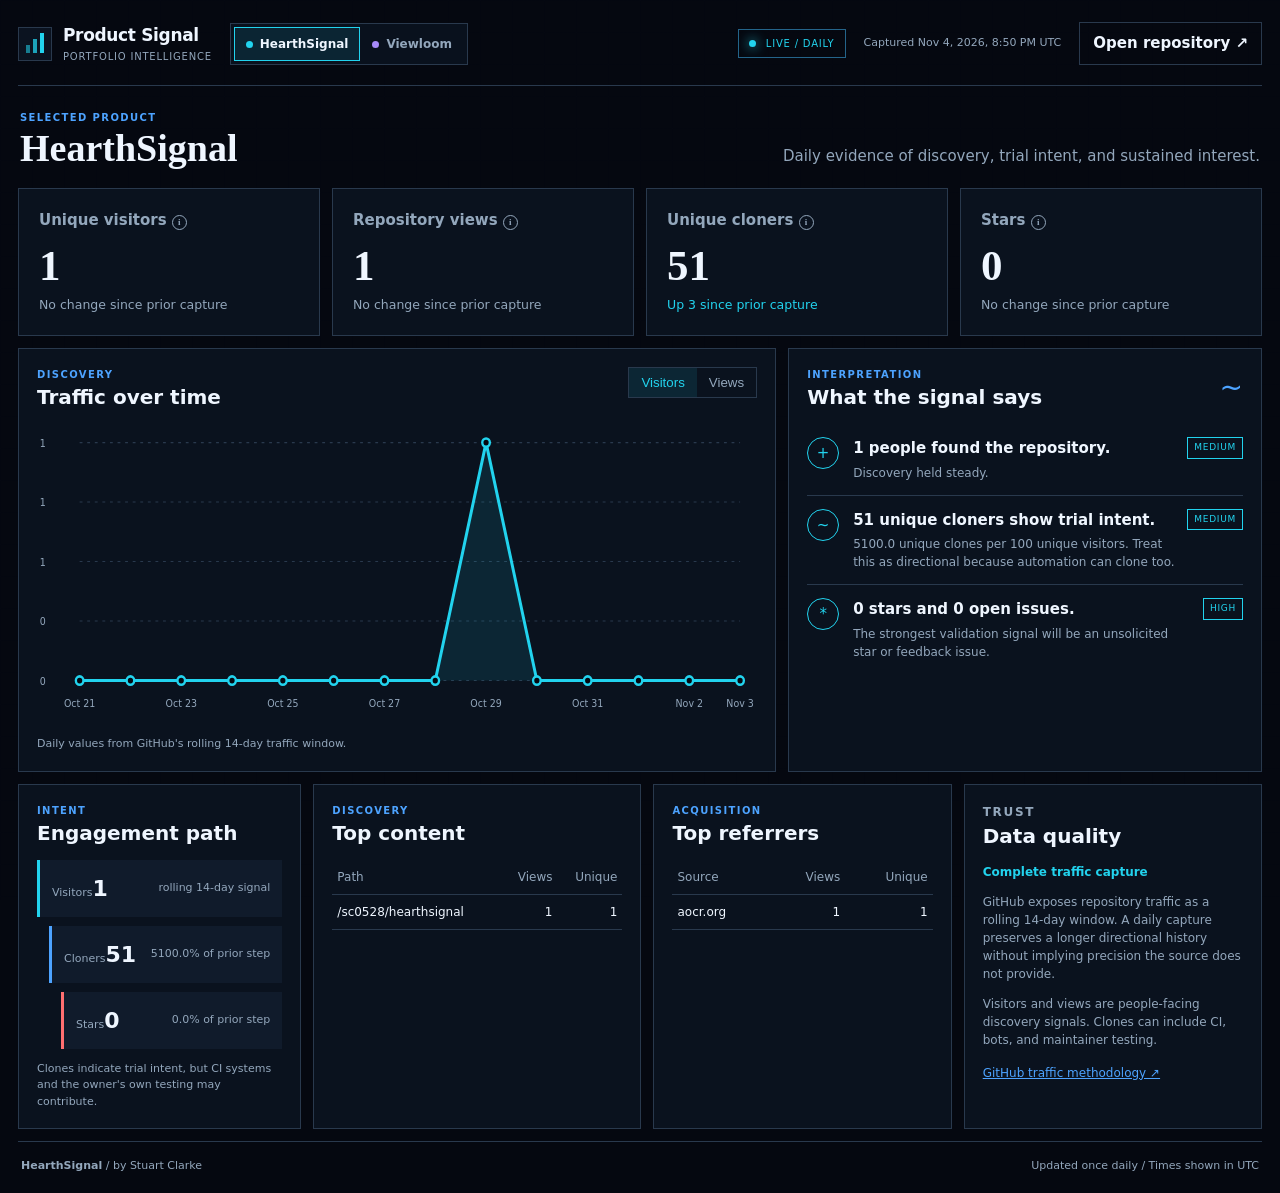
<file: analytics-dashboard/index.html>
<!doctype html>
<html lang="en">
<head>
  <meta charset="utf-8">
  <meta name="viewport" content="width=device-width, initial-scale=1">
  <meta name="description" content="Daily product-interest signals for HearthSignal and Viewloom.">
  <title>Product Signal Portfolio</title>
  <link rel="stylesheet" href="styles.css">
</head>
<body data-product="hearthsignal">
  <div class="shell">
    <header class="topbar">
      <a class="portfolio-brand" href="../" aria-label="HearthSignal home">
        <span class="portfolio-mark" aria-hidden="true"><i></i><i></i><i></i></span>
        <span><strong>Product Signal</strong><small>Portfolio intelligence</small></span>
      </a>
      <nav class="product-switch" aria-label="Select product">
        <button class="active" data-product-select="hearthsignal" aria-pressed="true">
          <span class="product-dot hearthsignal-dot"></span>HearthSignal
        </button>
        <button data-product-select="viewloom" aria-pressed="false">
          <span class="product-dot viewloom-dot"></span>Viewloom
        </button>
      </nav>
      <div class="status"><i></i> LIVE / DAILY</div>
      <p class="updated" id="updated">Loading latest capture...</p>
      <a class="repo-link" id="repo-link" href="https://github.com/sc0528/hearthsignal">Open repository &#8599;</a>
    </header>

    <section class="product-context" aria-live="polite">
      <div>
        <p class="eyebrow">SELECTED PRODUCT</p>
        <h1 id="product-name">HearthSignal</h1>
      </div>
      <p id="product-summary">Daily evidence of discovery, trial intent, and sustained interest.</p>
    </section>

    <main>
      <section class="metrics" aria-label="Current metrics">
        <article><span>Unique visitors <b title="GitHub repository visitors in its rolling window">i</b></span><strong id="visitors">&mdash;</strong><small id="visitors-delta">Awaiting data</small></article>
        <article><span>Repository views <b title="All repository page views in GitHub's rolling window">i</b></span><strong id="views">&mdash;</strong><small id="views-delta">Awaiting data</small></article>
        <article><span>Unique cloners <b title="Unique users or systems that cloned the repository">i</b></span><strong id="cloners">&mdash;</strong><small id="cloners-delta">Awaiting data</small></article>
        <article><span>Stars <b title="Current GitHub stars">i</b></span><strong id="stars">&mdash;</strong><small id="stars-delta">Awaiting data</small></article>
      </section>

      <section class="primary-grid">
        <article class="panel chart-panel">
          <div class="panel-heading">
            <div><p class="eyebrow">DISCOVERY</p><h2>Traffic over time</h2></div>
            <div class="segmented" aria-label="Chart metric">
              <button class="active" data-series="uniques">Visitors</button>
              <button data-series="count">Views</button>
            </div>
          </div>
          <div id="chart" class="chart" role="img" aria-label="Daily repository traffic chart"></div>
          <p class="caption">Daily values from GitHub's rolling 14-day traffic window.</p>
        </article>

        <article class="panel insight-panel">
          <div class="panel-heading"><div><p class="eyebrow">INTERPRETATION</p><h2>What the signal says</h2></div><span class="pulse" aria-hidden="true">~</span></div>
          <div id="insights" class="insights"></div>
        </article>
      </section>

      <section class="secondary-grid">
        <article class="panel">
          <p class="eyebrow">INTENT</p><h2>Engagement path</h2>
          <div id="funnel" class="funnel"></div>
          <p class="caption">Clones indicate trial intent, but CI systems and the owner's own testing may contribute.</p>
        </article>
        <article class="panel">
          <p class="eyebrow">DISCOVERY</p><h2>Top content</h2>
          <div class="table-wrap"><table><thead><tr><th>Path</th><th>Views</th><th>Unique</th></tr></thead><tbody id="paths"></tbody></table></div>
        </article>
        <article class="panel">
          <p class="eyebrow">ACQUISITION</p><h2>Top referrers</h2>
          <div class="table-wrap"><table><thead><tr><th>Source</th><th>Views</th><th>Unique</th></tr></thead><tbody id="referrers"></tbody></table></div>
        </article>
        <article class="panel data-quality">
          <p class="eyebrow">TRUST</p><h2>Data quality</h2>
          <div id="quality"></div>
          <a href="https://docs.github.com/en/rest/metrics/traffic">GitHub traffic methodology &#8599;</a>
        </article>
      </section>
    </main>

    <footer><span><b id="footer-product">HearthSignal</b> / by Stuart Clarke</span><span>Updated once daily / Times shown in UTC</span></footer>
  </div>
  <script src="app.js"></script>
</body>
</html>
</file>
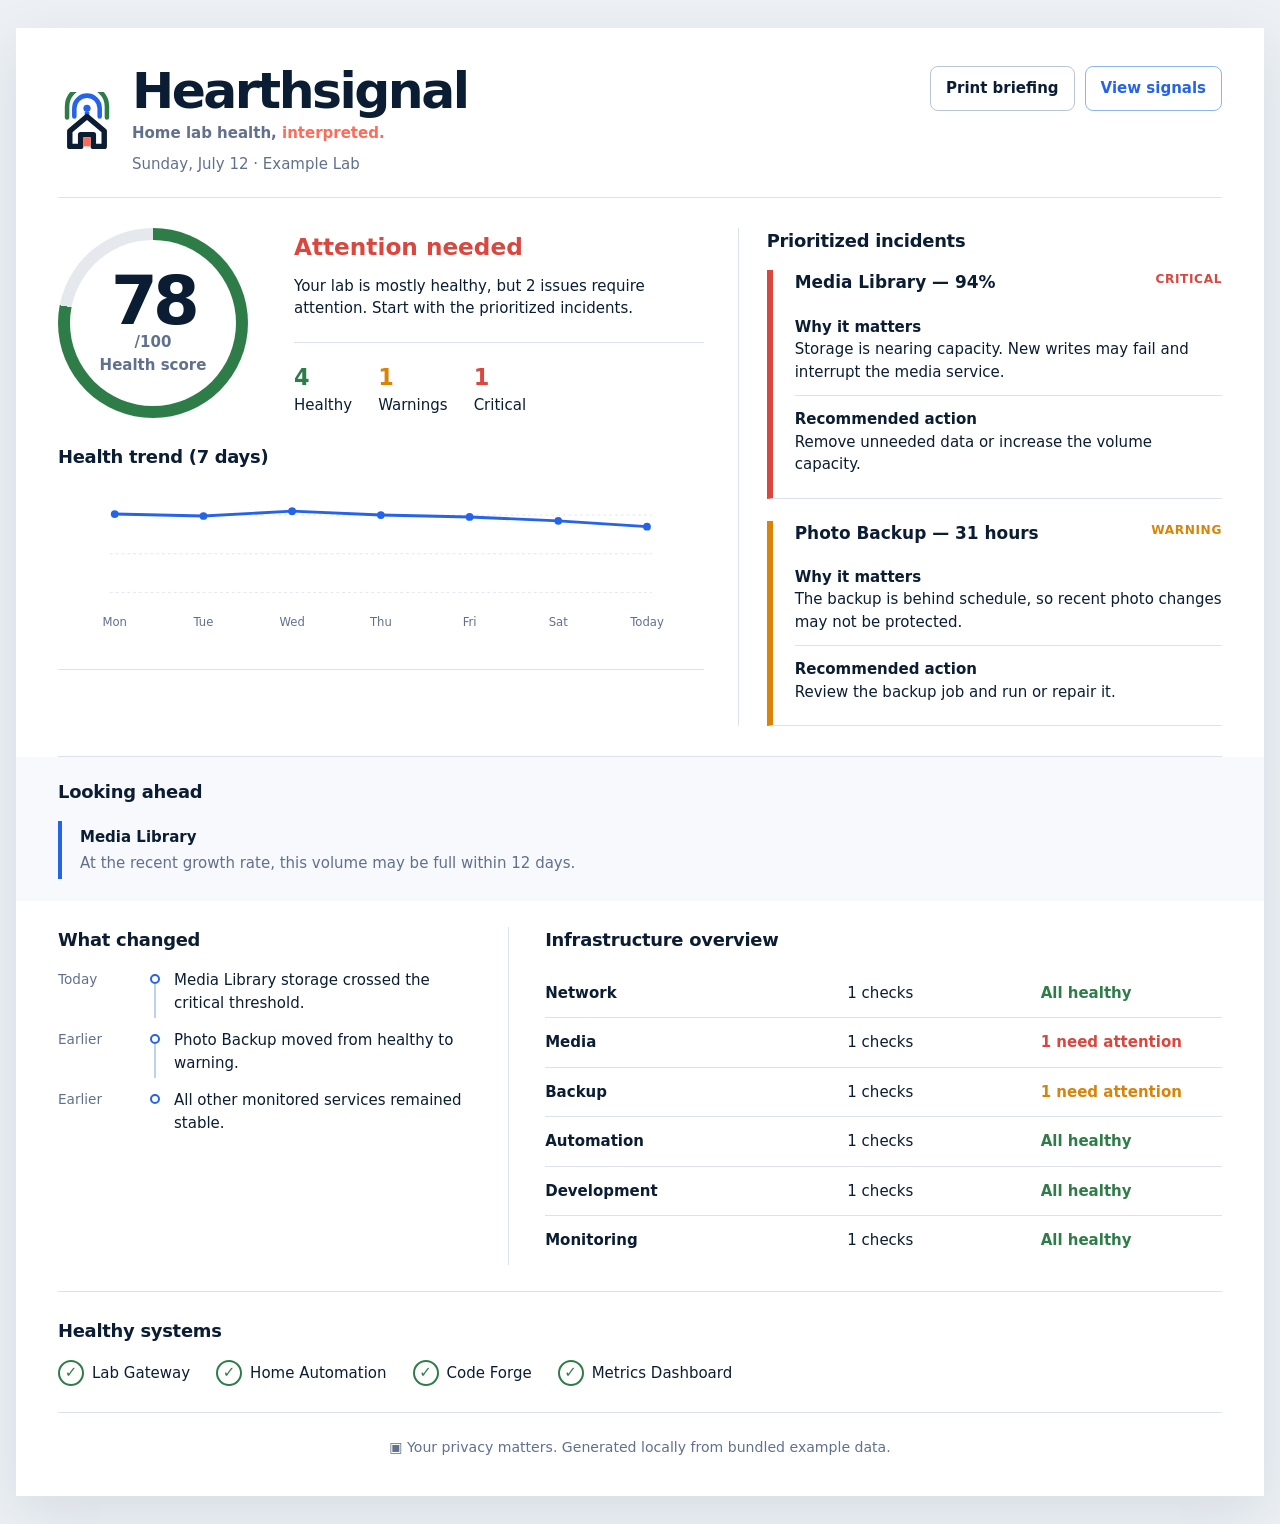
<file: reports/example-digest.html>
<!doctype html>
<html lang="en">
<head>
  <meta charset="utf-8"><meta name="viewport" content="width=device-width,initial-scale=1">
  <title>Hearthsignal</title>
  <link rel="icon" href="data:image/svg+xml,%3Csvg xmlns='http://www.w3.org/2000/svg' viewBox='0 0 64 64'%3E%3Cpath d='M13 43 32 27l19 16v17H39V47H25v13H13Z' fill='none' stroke='%230b1d33' stroke-width='6' stroke-linejoin='round'/%3E%3Cpath d='M18 27V18a14 14 0 0 1 28 0v9' fill='none' stroke='%232563eb' stroke-width='5' stroke-linecap='round'/%3E%3Ccircle cx='32' cy='18' r='4' fill='%23ff6b57'/%3E%3C/svg%3E">
  <style>
    :root{--ink:#0b1d33;--muted:#60708d;--line:#dbe2ec;--blue:#2563eb;--brand:#ff6b57;--ok:#2e7d48;--warn:#d98408;--bad:#d9473f;--soft:#f5f7fa;--white:#fff}*{box-sizing:border-box}
    body{margin:0;background:#edf1f5;color:var(--ink);font:15px/1.5 Inter,ui-sans-serif,system-ui,-apple-system,"Segoe UI",sans-serif}.report{width:min(1320px,calc(100% - 32px));margin:28px auto;background:var(--white);box-shadow:0 18px 55px rgba(24,43,77,.1);padding:38px 42px}
    h1,h2,h3,p{margin-top:0}h1{font-size:clamp(2rem,4vw,3.15rem);letter-spacing:-.05em;line-height:1;margin:0}.brand-lockup{display:flex;align-items:center;gap:16px}.brand-mark{width:58px;height:58px;flex:none}.tagline{color:var(--muted);margin:6px 0 8px;font-weight:600}.tagline em{color:var(--brand);font-style:normal}h2{font-size:1.12rem;letter-spacing:-.015em}h3{font-size:1.06rem;margin-bottom:8px}.muted{color:var(--muted)}
    header{display:flex;justify-content:space-between;gap:24px;align-items:start;border-bottom:1px solid var(--line);padding-bottom:22px}.actions{display:flex;gap:10px}.button{border:1px solid #b9c5d6;background:white;color:var(--ink);padding:10px 15px;border-radius:8px;font:inherit;font-weight:650;cursor:pointer}.button.primary{border-color:#8db5f2;color:var(--blue)}
    .hero{display:grid;grid-template-columns:1.2fr .9fr;gap:34px;padding:30px 0;border-bottom:1px solid var(--line)}.overview{display:grid;grid-template-columns:210px 1fr;gap:26px;align-items:center}.score{--score:82;width:190px;aspect-ratio:1;border-radius:50%;display:grid;place-content:center;text-align:center;background:conic-gradient(var(--ok) calc(var(--score)*1%),#e5e9ee 0);position:relative}.score:before{content:"";position:absolute;inset:12px;border-radius:50%;background:white}.score>*{position:relative}.score strong{font-size:4.2rem;letter-spacing:-.07em;line-height:.9}.score span{font-weight:700;color:var(--muted)}.headline{font-size:1.45rem;font-weight:750;color:var(--bad);margin-bottom:10px}.statline{display:flex;gap:26px;margin-top:22px;padding-top:18px;border-top:1px solid var(--line)}.stat strong{font-size:1.4rem;display:block}.stat.ok strong{color:var(--ok)}.stat.warning strong{color:var(--warn)}.stat.critical strong{color:var(--bad)}
    .incidents{border-left:1px solid var(--line);padding-left:28px}.incident{position:relative;padding:0 0 22px 22px;margin:0 0 22px;border-left:6px solid var(--warn);border-bottom:1px solid var(--line)}.incident:last-child{margin-bottom:0}.incident.critical{border-left-color:var(--bad)}.incident-head{display:flex;justify-content:space-between;gap:12px}.severity{font-size:.76rem;text-transform:uppercase;letter-spacing:.05em;font-weight:800;color:var(--warn)}.critical .severity{color:var(--bad)}.why,.next{margin:12px 0 0}.why strong,.next strong{display:block}.next{padding-top:12px;border-top:1px solid var(--line)}
    .section{padding:26px 0;border-bottom:1px solid var(--line)}.trend svg{width:100%;height:150px;overflow:visible}.trend-grid{stroke:#e2e7ee;stroke-dasharray:3}.trend-line{fill:none;stroke:var(--blue);stroke-width:3}.trend-dot{fill:var(--blue)}.trend-label{fill:var(--muted);font-size:12px}.lower{display:grid;grid-template-columns:.8fr 1.2fr;gap:36px}.timeline{border-right:1px solid var(--line);padding-right:32px}.timeline-item{display:grid;grid-template-columns:82px 14px 1fr;gap:10px;margin:15px 0}.timeline-item i{width:10px;height:10px;border:2px solid var(--blue);border-radius:50%;margin-top:5px;position:relative}.timeline-item i:after{content:"";position:absolute;width:2px;height:34px;background:#bcd1ef;left:2px;top:8px}.timeline-item:last-child i:after{display:none}.timeline-item time{color:var(--muted);font-size:.85rem}.timeline-item p{margin:0}.category-row{display:grid;grid-template-columns:1.2fr .75fr .75fr;gap:12px;padding:13px 0;border-bottom:1px solid var(--line);align-items:center}.category-row:last-child{border:0}.status-ok{color:var(--ok);font-weight:750}.status-warning{color:var(--warn);font-weight:750}.status-critical{color:var(--bad);font-weight:750}
    .healthy-list{display:flex;gap:10px 26px;flex-wrap:wrap}.healthy-item{white-space:nowrap}.healthy-item:before{content:"✓";display:inline-grid;place-content:center;width:22px;height:22px;border:2px solid var(--ok);color:var(--ok);border-radius:50%;font-weight:900;margin-right:8px}footer{text-align:center;color:var(--muted);padding-top:24px;font-size:.88rem}
    .forecast-band{background:#f7f9fc;margin:0 -42px;padding:22px 42px}.forecast-list{display:flex;gap:18px;flex-wrap:wrap}.forecast-item{display:grid;gap:3px;border-left:4px solid var(--blue);padding:5px 18px;min-width:280px;flex:1}.forecast-item span{color:var(--muted)}
    @media(max-width:900px){.report{padding:26px}.hero,.lower{grid-template-columns:1fr}.incidents,.timeline{border-left:0;border-right:0;padding-left:0;padding-right:0}.overview{grid-template-columns:160px 1fr}.score{width:150px}.score strong{font-size:3rem}.forecast-band{margin:0 -26px;padding:22px 26px}}
    @media(max-width:600px){body{background:white}.report{width:100%;margin:0;box-shadow:none;padding:20px}header{display:block}.actions{margin-top:18px}.hero{padding-top:22px}.overview{grid-template-columns:1fr}.score{margin:auto}.statline{gap:14px;justify-content:space-between}.category-row{grid-template-columns:1fr auto}.category-row span:nth-child(2){display:none}.incident-head{display:block}.lower{gap:0}.forecast-band{margin:0 -20px;padding:22px 20px}}
    @media print{body{background:white}.report{box-shadow:none;margin:0;width:100%;padding:16px}.actions{display:none}}
  </style>
</head>
<body><main class="report">
  <header><div class="brand-lockup"><svg class="brand-mark" viewBox="0 0 64 64" role="img" aria-label="Hearthsignal"><path d="M10 28V16a22 22 0 0 1 44 0v12" fill="none" stroke="#2E7D48" stroke-width="5" stroke-linecap="round"/><path d="M18 27V18a14 14 0 0 1 28 0v9" fill="none" stroke="#2563EB" stroke-width="5" stroke-linecap="round"/><circle cx="32" cy="18" r="4" fill="#2563EB"/><path d="M32 22v9" stroke="#2563EB" stroke-width="5"/><path d="M13 43 32 27l19 16v17H39V47H25v13H13Z" fill="none" stroke="#0B1D33" stroke-width="6" stroke-linejoin="round"/><path d="M28 50h8v10h-8z" fill="#FF6B57"/></svg><div><h1>Hearthsignal</h1><div class="tagline">Home lab health, <em>interpreted.</em></div><div class="muted">Sunday, July 12 · Example Lab</div></div></div><div class="actions"><button class="button" data-print>Print briefing</button><button class="button primary" data-details>View signals</button></div></header>
  <section class="hero"><div><div class="overview"><div class="score" style="--score:78"><strong>78</strong><span>/100<br>Health score</span></div><div><div class="headline">Attention needed</div><p>Your lab is mostly healthy, but 2 issues require attention. Start with the prioritized incidents.</p><div class="statline"><div class="stat ok"><strong>4</strong>Healthy</div><div class="stat warning"><strong>1</strong>Warnings</div><div class="stat critical"><strong>1</strong>Critical</div></div></div></div><div class="section trend"><h2>Health trend (7 days)</h2><svg viewBox="0 0 600 155" role="img" aria-label="Health score trend"><line class="trend-grid" x1="20" y1="30" x2="580" y2="30"/><line class="trend-grid" x1="20" y1="70" x2="580" y2="70"/><line class="trend-grid" x1="20" y1="110" x2="580" y2="110"/><polyline class="trend-line" points="25.0,29.0 116.7,31.0 208.3,26.0 300.0,30.0 391.7,32.0 483.3,36.0 575.0,42.0"/><text class="trend-label" x="25.0" y="145" text-anchor="middle">Mon</text><circle class="trend-dot" cx="25.0" cy="29.0" r="4"><title>91/100</title></circle><text class="trend-label" x="116.7" y="145" text-anchor="middle">Tue</text><circle class="trend-dot" cx="116.7" cy="31.0" r="4"><title>89/100</title></circle><text class="trend-label" x="208.3" y="145" text-anchor="middle">Wed</text><circle class="trend-dot" cx="208.3" cy="26.0" r="4"><title>94/100</title></circle><text class="trend-label" x="300.0" y="145" text-anchor="middle">Thu</text><circle class="trend-dot" cx="300.0" cy="30.0" r="4"><title>90/100</title></circle><text class="trend-label" x="391.7" y="145" text-anchor="middle">Fri</text><circle class="trend-dot" cx="391.7" cy="32.0" r="4"><title>88/100</title></circle><text class="trend-label" x="483.3" y="145" text-anchor="middle">Sat</text><circle class="trend-dot" cx="483.3" cy="36.0" r="4"><title>84/100</title></circle><text class="trend-label" x="575.0" y="145" text-anchor="middle">Today</text><circle class="trend-dot" cx="575.0" cy="42.0" r="4"><title>78/100</title></circle></svg></div></div><aside class="incidents"><h2>Prioritized incidents</h2><article class="incident critical"><div class="incident-head"><h3>Media Library — 94%</h3><span class="severity">critical</span></div><p class="why"><strong>Why it matters</strong>Storage is nearing capacity. New writes may fail and interrupt the media service.</p><p class="next"><strong>Recommended action</strong>Remove unneeded data or increase the volume capacity.</p></article><article class="incident warning"><div class="incident-head"><h3>Photo Backup — 31 hours</h3><span class="severity">warning</span></div><p class="why"><strong>Why it matters</strong>The backup is behind schedule, so recent photo changes may not be protected.</p><p class="next"><strong>Recommended action</strong>Review the backup job and run or repair it.</p></article></aside></section>
  <section class="forecast-band"><h2>Looking ahead</h2><div class="forecast-list"><div class="forecast-item"><strong>Media Library</strong><span>At the recent growth rate, this volume may be full within 12 days.</span></div></div></section>
  <section class="section lower"><div class="timeline"><h2>What changed</h2><div class="timeline-item"><time>Today</time><i></i><p>Media Library storage crossed the critical threshold.</p></div><div class="timeline-item"><time>Earlier</time><i></i><p>Photo Backup moved from healthy to warning.</p></div><div class="timeline-item"><time>Earlier</time><i></i><p>All other monitored services remained stable.</p></div></div><div><h2>Infrastructure overview</h2><div class="category-row"><strong>Network</strong><span>1 checks</span><span class="status-ok">All healthy</span></div><div class="category-row"><strong>Media</strong><span>1 checks</span><span class="status-critical">1 need attention</span></div><div class="category-row"><strong>Backup</strong><span>1 checks</span><span class="status-warning">1 need attention</span></div><div class="category-row"><strong>Automation</strong><span>1 checks</span><span class="status-ok">All healthy</span></div><div class="category-row"><strong>Development</strong><span>1 checks</span><span class="status-ok">All healthy</span></div><div class="category-row"><strong>Monitoring</strong><span>1 checks</span><span class="status-ok">All healthy</span></div></div></section>
  <section class="section"><h2>Healthy systems</h2><div class="healthy-list"><span class="healthy-item">Lab Gateway</span><span class="healthy-item">Home Automation</span><span class="healthy-item">Code Forge</span><span class="healthy-item">Metrics Dashboard</span></div></section>
  <footer>▣ Your privacy matters. Generated locally from bundled example data.</footer>
</main><script>document.querySelector('[data-print]')?.addEventListener('click',()=>window.print());document.querySelector('[data-details]')?.addEventListener('click',()=>document.querySelector('.incidents')?.scrollIntoView({behavior:'smooth'}));</script></body></html>
</file>
<file: analytics-dashboard/styles.css>
:root {
  color-scheme: dark;
  --ink: #050810;
  --panel: #0b1320;
  --panel-2: #101b2b;
  --line: #29394d;
  --cream: #eff6ff;
  --muted: #93a7bc;
  --accent: #22d3ee;
  --accent-2: #4da3ff;
  --accent-soft: rgba(34,211,238,.10);
  --status-border: #24648a;
  --red: #ff6f70;
}
body[data-product="viewloom"] {
  --accent: #a78bfa;
  --accent-2: #ff766b;
  --accent-soft: rgba(167,139,250,.12);
  --status-border: #6d55aa;
  --red: #ff8b82;
}
* { box-sizing: border-box; }
body {
  margin: 0;
  background: var(--ink);
  color: var(--cream);
  font: 15px/1.5 Inter, ui-sans-serif, system-ui, -apple-system, BlinkMacSystemFont, "Segoe UI", sans-serif;
}
body::before {
  content: ""; position: fixed; inset: 0; pointer-events: none; opacity: .16;
  background-image: linear-gradient(rgba(112,142,176,.045) 1px, transparent 1px), linear-gradient(90deg, rgba(112,142,176,.045) 1px, transparent 1px);
  background-size: 32px 32px;
}
button,a { -webkit-tap-highlight-color: transparent; }
.shell { width: min(1500px, 100%); margin: auto; padding: 18px; position: relative; }
.topbar { display: flex; align-items: center; gap: 18px; min-height: 68px; border-bottom: 1px solid var(--line); padding-bottom: 16px; }
.portfolio-brand { color: var(--cream); text-decoration: none; display: flex; gap: 11px; align-items: center; min-width: max-content; }
.portfolio-brand > span:last-child { display: grid; }
.portfolio-brand strong { font-size: 17px; letter-spacing: -.02em; }
.portfolio-brand small { color: var(--muted); font-size: 10px; letter-spacing: .08em; text-transform: uppercase; }
.portfolio-mark { width: 34px; height: 34px; display: flex; align-items: flex-end; gap: 3px; padding: 7px; border: 1px solid var(--line); background: var(--panel); }
.portfolio-mark i { display: block; width: 5px; background: var(--accent); }
.portfolio-mark i:nth-child(1) { height: 8px; opacity: .55; }
.portfolio-mark i:nth-child(2) { height: 14px; opacity: .75; }
.portfolio-mark i:nth-child(3) { height: 20px; }
.product-switch { display: flex; padding: 3px; border: 1px solid var(--line); background: rgba(11,19,32,.9); }
.product-switch button { border: 0; background: transparent; color: var(--muted); padding: 8px 12px; cursor: pointer; font: inherit; font-size: 12px; font-weight: 700; }
.product-switch button.active { color: var(--cream); background: var(--accent-soft); box-shadow: inset 0 0 0 1px var(--accent); }
.product-dot { display: inline-block; width: 7px; height: 7px; border-radius: 50%; margin-right: 7px; }
.hearthsignal-dot { background: #22d3ee; }
.viewloom-dot { background: #a78bfa; }
.status { margin-left: auto; border: 1px solid var(--status-border); color: var(--accent); padding: 6px 10px; font-size: 10px; letter-spacing: .08em; min-width: max-content; }
.status i { display: inline-block; width: 7px; height: 7px; border-radius: 50%; background: var(--accent); margin-right: 6px; box-shadow: 0 0 12px var(--accent); }
.updated { color: var(--muted); font-size: 11px; }
.repo-link { text-decoration: none; color: var(--cream); border: 1px solid var(--line); padding: 9px 13px; font-weight: 650; min-width: max-content; }
.repo-link:hover,.repo-link:focus-visible { border-color: var(--accent); }
.product-context { display: flex; align-items: end; justify-content: space-between; gap: 24px; padding: 24px 2px 5px; }
.product-context h1 { font: 600 38px/1 Georgia, serif; margin: 4px 0 0; }
.product-context > p { color: var(--muted); max-width: 520px; margin: 0; text-align: right; }
.metrics { display: grid; grid-template-columns: repeat(4,1fr); gap: 12px; margin: 16px 0 12px; }
.metrics article,.panel { background: rgba(11,19,32,.96); border: 1px solid var(--line); }
.metrics article { min-height: 132px; padding: 20px; }
.metrics span { color: var(--muted); font-weight: 650; }
.metrics b { display: inline-grid; place-items: center; width: 15px; height: 15px; border: 1px solid var(--muted); border-radius: 50%; font: 600 9px/1 serif; cursor: help; }
.metrics strong { display: block; font: 600 43px/1.1 Georgia,serif; margin: 10px 0 4px; }
.metrics small { color: var(--accent); }
.metrics small.down { color: var(--red); }
.metrics small.neutral { color: var(--muted); }
.primary-grid { display: grid; grid-template-columns: 1.6fr 1fr; gap: 12px; }
.secondary-grid { display: grid; grid-template-columns: .95fr 1.1fr 1fr 1fr; gap: 12px; margin-top: 12px; }
.panel { padding: 18px; min-width: 0; }
.panel-heading { display: flex; align-items: flex-start; justify-content: space-between; gap: 16px; }
.eyebrow { margin: 0 0 3px; color: var(--accent-2); font-size: 10px; letter-spacing: .14em; font-weight: 800; }
h2 { margin: 0 0 15px; font-size: 20px; line-height: 1.2; }
.segmented { display: flex; border: 1px solid var(--line); }
.segmented button { color: var(--muted); border: 0; background: transparent; padding: 7px 12px; cursor: pointer; }
.segmented button.active { background: var(--accent-soft); color: var(--accent); }
.chart { height: 300px; min-width: 0; }
.chart svg { width: 100%; height: 100%; overflow: visible; }
.grid-line { stroke: var(--line); stroke-width: 1; stroke-dasharray: 3 5; }
.axis-label { fill: var(--muted); font-size: 10px; }
.series-line { fill: none; stroke: var(--accent); stroke-width: 3; vector-effect: non-scaling-stroke; }
.series-area { fill: var(--accent-soft); }
.series-point { fill: var(--ink); stroke: var(--accent); stroke-width: 2.5; }
.caption { color: var(--muted); font-size: 11px; margin: 12px 0 0; }
.pulse { color: var(--accent-2); font-size: 28px; }
.insight { padding: 13px 0; border-top: 1px solid var(--line); display: grid; grid-template-columns: 34px 1fr auto; gap: 12px; }
.insight:first-child { border-top: 0; }
.insight-icon { width: 32px; height: 32px; display: grid; place-items: center; border: 1px solid var(--accent); color: var(--accent); border-radius: 50%; }
.insight strong { display: block; margin-bottom: 4px; }
.insight p { margin: 0; color: var(--muted); font-size: 12px; }
.confidence { border: 1px solid var(--accent); color: var(--accent); font-size: 9px; height: fit-content; padding: 3px 6px; letter-spacing: .08em; }
.funnel { display: grid; gap: 9px; margin-top: 8px; }
.funnel-step { display: grid; grid-template-columns: 1fr auto; align-items: center; padding: 12px; border-left: 3px solid var(--accent); background: var(--panel-2); }
.funnel-step:nth-child(2) { margin-left: 12px; border-color: var(--accent-2); }
.funnel-step:nth-child(3) { margin-left: 24px; border-color: var(--red); }
.funnel-step strong { font-size: 22px; }
.funnel-step span { color: var(--muted); font-size: 11px; }
.table-wrap { overflow: auto; }
table { width: 100%; border-collapse: collapse; font-size: 12px; }
th { color: var(--muted); text-align: left; font-weight: 500; }
th:not(:first-child),td:not(:first-child) { text-align: right; }
td,th { padding: 8px 5px; border-bottom: 1px solid var(--line); }
td:first-child { max-width: 180px; overflow: hidden; text-overflow: ellipsis; white-space: nowrap; }
.data-quality p { color: var(--muted); font-size: 12px; }
.data-quality a { color: var(--accent-2); font-size: 12px; }
.quality-state { color: var(--accent)!important; font-weight: 700; }
.quality-state.warning { color: var(--accent-2)!important; }
footer { display: flex; justify-content: space-between; color: var(--muted); font-size: 11px; border-top: 1px solid var(--line); margin-top: 12px; padding: 16px 3px 0; }
.empty { color: var(--muted); padding: 20px 0; }
@media (max-width: 1120px) {
  .secondary-grid { grid-template-columns: repeat(2,1fr); }
  .updated { display:none; }
}
@media (max-width: 820px) {
  .shell { padding: 12px; }
  .topbar { flex-wrap: wrap; gap: 10px; }
  .portfolio-brand { margin-right: auto; }
  .product-switch { order: 3; width: 100%; }
  .product-switch button { flex: 1; }
  .status { margin-left: 0; }
  .repo-link { display:none; }
  .product-context { align-items: flex-start; padding-top: 20px; }
  .product-context > p { max-width: 420px; }
  .metrics { grid-template-columns: repeat(2,1fr); }
  .metrics article { min-height: 110px; padding: 15px; }
  .metrics strong { font-size: 34px; }
  .primary-grid,.secondary-grid { grid-template-columns: 1fr; }
  .chart { height: 240px; }
  .insight { grid-template-columns: 32px 1fr; }
  .confidence { grid-column: 2; }
  footer { flex-direction: column; gap: 5px; }
}
@media (max-width: 520px) {
  .product-context { display: block; }
  .product-context > p { margin-top: 10px; text-align: left; }
  .product-context h1 { font-size: 31px; }
  .metrics { grid-template-columns: 1fr; }
}
</file>
